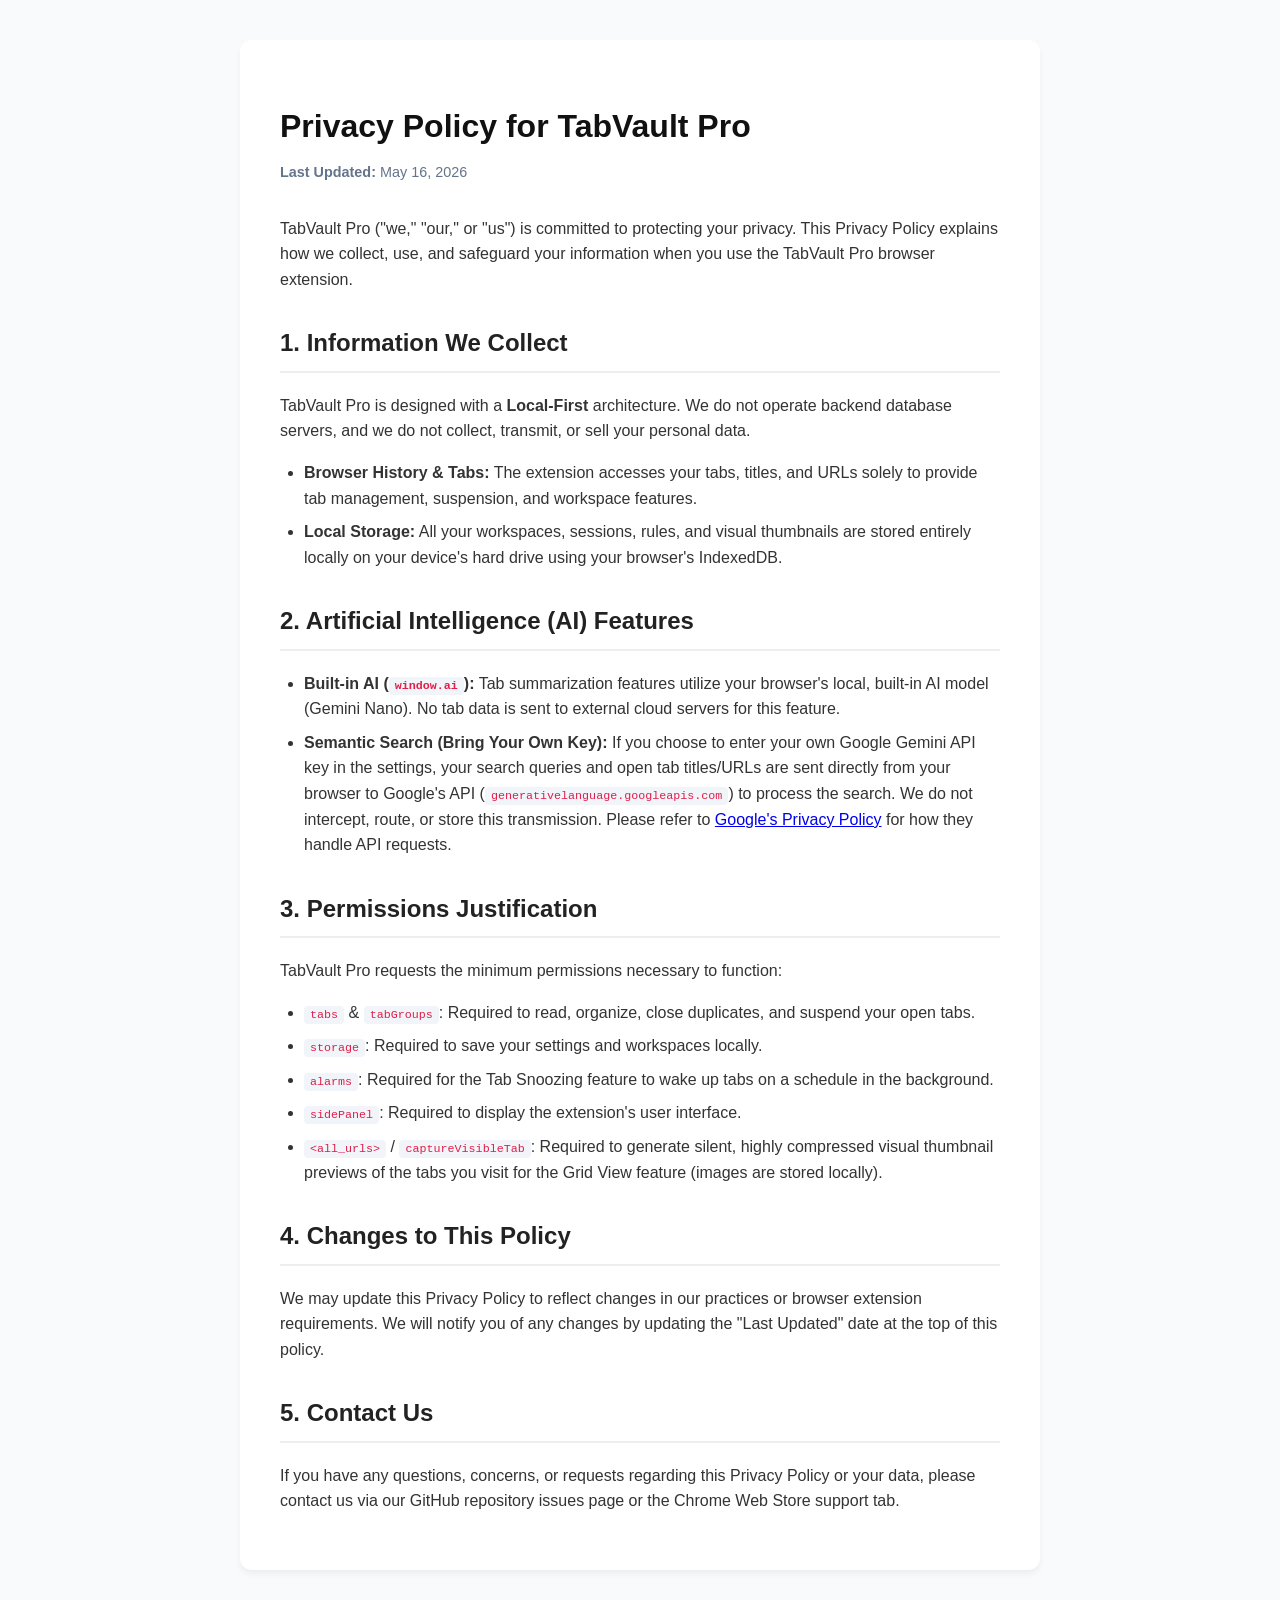
<file: index.html>
<!DOCTYPE html>
<html lang="en">
<head>
  <meta charset="UTF-8">
  <meta name="viewport" content="width=device-width, initial-scale=1.0">
  <title>Privacy Policy - TabVault Pro</title>
  <style>
    body {
      font-family: -apple-system, BlinkMacSystemFont, "Segoe UI", Roboto, Helvetica, Arial, sans-serif;
      line-height: 1.6;
      color: #333;
      max-width: 800px;
      margin: 0 auto;
      padding: 40px 20px;
      background-color: #f9fafb;
    }
    .container {
      background: white;
      padding: 40px;
      border-radius: 12px;
      box-shadow: 0 4px 6px rgba(0,0,0,0.05);
    }
    h1 { color: #111; margin-bottom: 8px; }
    h2 { color: #222; margin-top: 32px; border-bottom: 2px solid #eee; padding-bottom: 8px; }
    p { margin-bottom: 16px; }
    ul { margin-bottom: 16px; padding-left: 24px; }
    li { margin-bottom: 8px; }
    code {
      background: #f1f5f9;
      padding: 2px 6px;
      border-radius: 4px;
      font-family: monospace;
      font-size: 0.9em;
      color: #e11d48;
    }
    .date { color: #64748b; font-size: 0.9em; margin-bottom: 32px; }
  </style>
</head>
<body>
  <div class="container">
    <h1>Privacy Policy for TabVault Pro</h1>
    <div class="date"><strong>Last Updated:</strong> May 16, 2026</div>

    <p>TabVault Pro ("we," "our," or "us") is committed to protecting your privacy. This Privacy Policy explains how we collect, use, and safeguard your information when you use the TabVault Pro browser extension.</p>

    <h2>1. Information We Collect</h2>
    <p>TabVault Pro is designed with a <strong>Local-First</strong> architecture. We do not operate backend database servers, and we do not collect, transmit, or sell your personal data.</p>
    <ul>
      <li><strong>Browser History & Tabs:</strong> The extension accesses your tabs, titles, and URLs solely to provide tab management, suspension, and workspace features.</li>
      <li><strong>Local Storage:</strong> All your workspaces, sessions, rules, and visual thumbnails are stored entirely locally on your device's hard drive using your browser's IndexedDB.</li>
    </ul>

    <h2>2. Artificial Intelligence (AI) Features</h2>
    <ul>
      <li><strong>Built-in AI (<code>window.ai</code>):</strong> Tab summarization features utilize your browser's local, built-in AI model (Gemini Nano). No tab data is sent to external cloud servers for this feature.</li>
      <li><strong>Semantic Search (Bring Your Own Key):</strong> If you choose to enter your own Google Gemini API key in the settings, your search queries and open tab titles/URLs are sent directly from your browser to Google's API (<code>generativelanguage.googleapis.com</code>) to process the search. We do not intercept, route, or store this transmission. Please refer to <a href="https://policies.google.com/privacy" target="_blank">Google's Privacy Policy</a> for how they handle API requests.</li>
    </ul>

    <h2>3. Permissions Justification</h2>
    <p>TabVault Pro requests the minimum permissions necessary to function:</p>
    <ul>
      <li><code>tabs</code> & <code>tabGroups</code>: Required to read, organize, close duplicates, and suspend your open tabs.</li>
      <li><code>storage</code>: Required to save your settings and workspaces locally.</li>
      <li><code>alarms</code>: Required for the Tab Snoozing feature to wake up tabs on a schedule in the background.</li>
      <li><code>sidePanel</code>: Required to display the extension's user interface.</li>
      <li><code>&lt;all_urls&gt;</code> / <code>captureVisibleTab</code>: Required to generate silent, highly compressed visual thumbnail previews of the tabs you visit for the Grid View feature (images are stored locally).</li>
    </ul>

    <h2>4. Changes to This Policy</h2>
    <p>We may update this Privacy Policy to reflect changes in our practices or browser extension requirements. We will notify you of any changes by updating the "Last Updated" date at the top of this policy.</p>

    <h2>5. Contact Us</h2>
    <p>If you have any questions, concerns, or requests regarding this Privacy Policy or your data, please contact us via our GitHub repository issues page or the Chrome Web Store support tab.</p>
  </div>
</body>
</html>
</file>
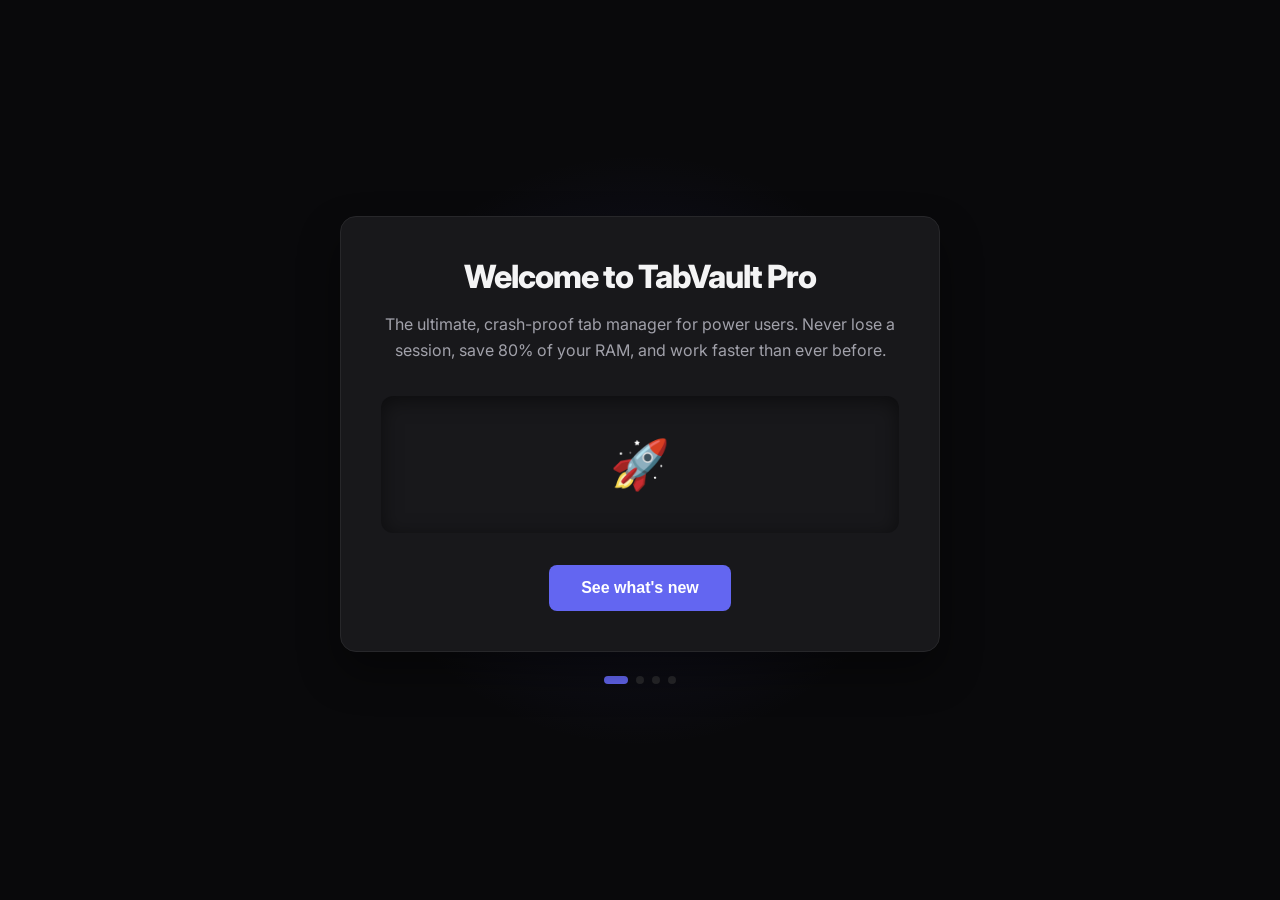
<file: src/popup/onboarding.html>
<!DOCTYPE html>
<html lang="en">
<head>
  <meta charset="UTF-8">
  <meta name="viewport" content="width=device-width, initial-scale=1.0">
  <title>Welcome to TabVault Pro</title>
  <link href="https://fonts.googleapis.com/css2?family=Inter:wght@400;500;600;700;800&display=swap" rel="stylesheet">
  <style>
    :root {
      --bg: #09090b;
      --surface: #18181b;
      --surface-hover: #27272a;
      --border: #27272a;
      --text: #f4f4f5;
      --text-muted: #a1a1aa;
      --accent: #6366f1;
      --accent-hover: #4f46e5;
      --radius: 16px;
    }
    body {
      margin: 0; padding: 0; background-color: var(--bg); color: var(--text);
      font-family: 'Inter', -apple-system, BlinkMacSystemFont, sans-serif;
      display: flex; justify-content: center; align-items: center; min-height: 100vh;
      overflow: hidden;
    }
    /* Dynamic Background Gradient */
    .glow {
      position: absolute; width: 600px; height: 600px; background: radial-gradient(circle, rgba(99,102,241,0.15) 0%, rgba(9,9,11,0) 70%);
      top: 50%; left: 50%; transform: translate(-50%, -50%); z-index: 0; pointer-events: none;
    }
    
    .container {
      position: relative; z-index: 1; width: 100%; max-width: 600px; padding: 40px;
    }
    
    .step-card {
      background: var(--surface); border: 1px solid var(--border); border-radius: var(--radius);
      padding: 40px; text-align: center; box-shadow: 0 20px 40px rgba(0,0,0,0.4);
      display: none; opacity: 0; transform: translateY(20px); transition: all 0.5s ease;
    }
    .step-card.active { display: block; opacity: 1; transform: translateY(0); }
    
    h1 { margin: 0 0 16px; font-size: 32px; font-weight: 800; letter-spacing: -1px; }
    p { margin: 0 0 32px; font-size: 16px; color: var(--text-muted); line-height: 1.6; }
    
    .visual {
      background: var(--bg); border: 1px solid var(--border); border-radius: 12px;
      padding: 24px; margin-bottom: 32px; font-family: monospace; color: var(--accent);
      font-size: 18px; box-shadow: inset 0 4px 20px rgba(0,0,0,0.5);
    }
    .visual.video-style { padding: 0; overflow: hidden; border: none; }
    .visual img { width: 100%; display: block; }
    
    .btn {
      background: var(--accent); color: white; border: none; padding: 14px 32px;
      border-radius: 8px; font-size: 16px; font-weight: 600; cursor: pointer;
      transition: all 0.2s;
    }
    .btn:hover { background: var(--accent-hover); transform: translateY(-2px); }
    
    .dots { display: flex; justify-content: center; gap: 8px; margin-top: 24px; }
    .dot { width: 8px; height: 8px; border-radius: 50%; background: var(--border); transition: 0.3s; }
    .dot.active { background: var(--accent); width: 24px; border-radius: 4px; }
  </style>
</head>
<body>
  <div class="glow"></div>
  
  <div class="container">
    <!-- Step 1 -->
    <div class="step-card active" id="step1">
      <h1>Welcome to TabVault Pro</h1>
      <p>The ultimate, crash-proof tab manager for power users. Never lose a session, save 80% of your RAM, and work faster than ever before.</p>
      <div class="visual" style="font-size: 48px; padding: 40px 0; border:none; background:transparent;">🚀</div>
      <button class="btn" id="btnNext1">See what's new</button>
    </div>

    <!-- Step 2 -->
    <div class="step-card" id="step2">
      <h1>The Command Palette</h1>
      <p>Click the search bar and type <strong>/</strong> to instantly access power commands like suspending all tabs, finding duplicates, and AI auto-grouping.</p>
      <div class="visual">
        <span style="color:var(--text-muted)">Search tabs or type </span><span style="color:white">/suspend</span><span style="animation: blink 1s infinite">|</span>
      </div>
      <button class="btn" id="btnNext2">Next</button>
    </div>

    <!-- Step 3 -->
    <div class="step-card" id="step3">
      <h1>Kanban Workspaces</h1>
      <p>You can drag any tab from the list and drop it directly into a Workspace. We'll close the tab to save memory, and save it in the workspace forever.</p>
      <div class="visual" style="font-size: 48px; padding: 40px 0; border:none; background:transparent;">🖱️ ➔ 📂</div>
      <button class="btn" id="btnNext3">Next</button>
    </div>

    <!-- Step 4 -->
    <div class="step-card" id="step4">
      <h1>Pin it to win it</h1>
      <p>TabVault Pro is designed to be used as a persistent Side Panel alongside your browsing. Pin the extension to your toolbar so you can open it anytime!</p>
      <div class="visual" style="font-size: 48px; padding: 40px 0; border:none; background:transparent;">📌</div>
      <button class="btn" id="btnFinish">Start Browsing</button>
    </div>
    
    <div class="dots">
      <div class="dot active" id="dot1"></div>
      <div class="dot" id="dot2"></div>
      <div class="dot" id="dot3"></div>
      <div class="dot" id="dot4"></div>
    </div>
  </div>

  <script src="onboarding.js"></script>
</body>
</html>
</file>
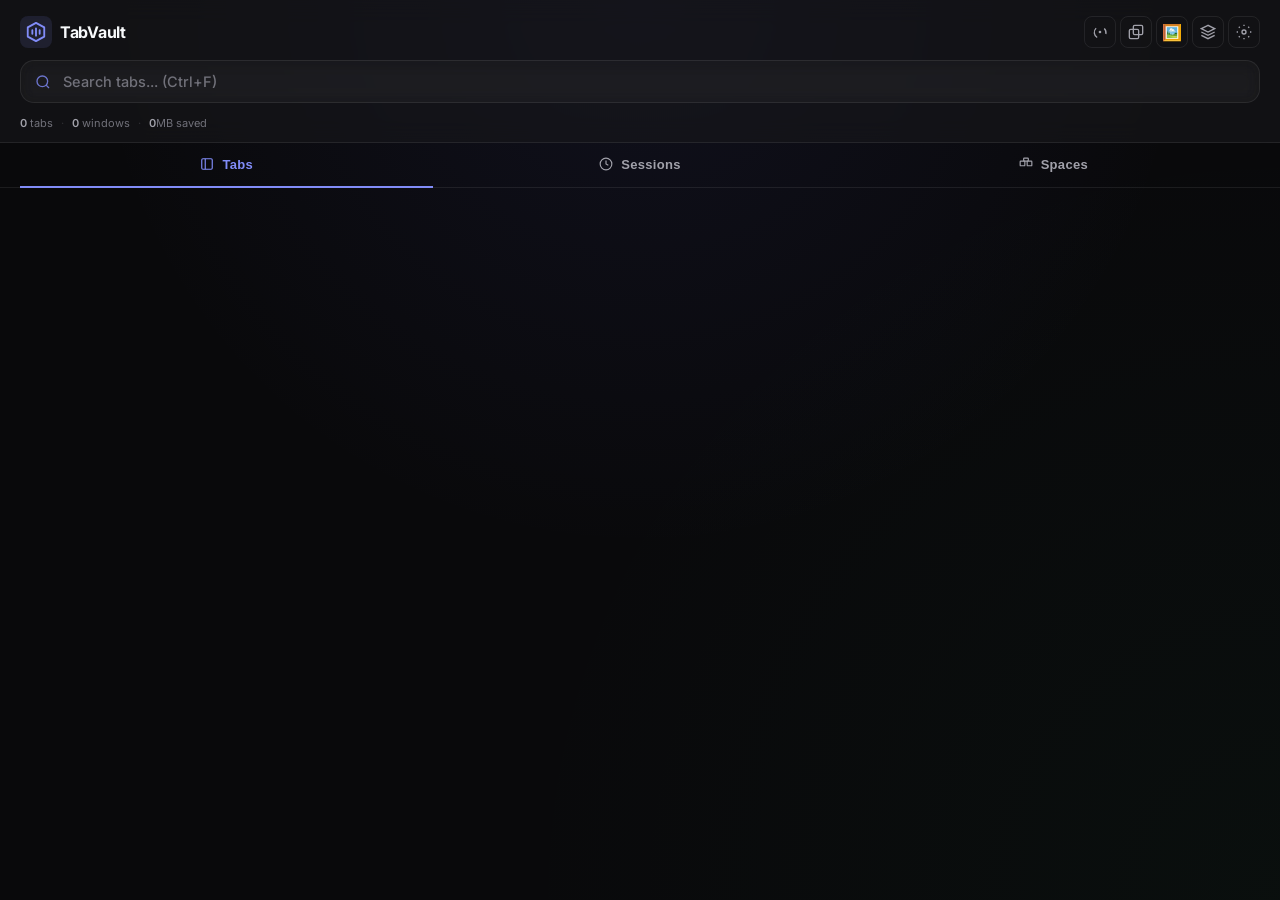
<file: src/popup/popup.html>
<!DOCTYPE html>
<html lang="en">
<head>
  <meta charset="UTF-8">
  <meta name="viewport" content="width=device-width, initial-scale=1.0">
  <title>TabVault Pro</title>
  <link rel="preconnect" href="https://fonts.googleapis.com">
  <link rel="preconnect" href="https://fonts.gstatic.com" crossorigin>
  <link href="https://fonts.googleapis.com/css2?family=Inter:wght@300;400;500;600;700&display=swap" rel="stylesheet">
  <link rel="stylesheet" href="popup.css">
</head>
<body>
  <div class="app" id="app">
    <!-- Header -->
    <header class="header" id="header">
      <div class="header-top">
        <div class="logo-area">
          <div class="logo-icon" id="logoIcon">
            <svg width="22" height="22" viewBox="0 0 24 24" fill="none" xmlns="http://www.w3.org/2000/svg">
              <path d="M12 2L3 7V17L12 22L21 17V7L12 2Z" stroke="url(#logoGrad)" stroke-width="2" stroke-linejoin="round"/>
              <path d="M12 8V16M8 10V14M16 10V14" stroke="url(#logoGrad)" stroke-width="2" stroke-linecap="round"/>
              <defs><linearGradient id="logoGrad" x1="3" y1="2" x2="21" y2="22"><stop stop-color="#818cf8"/><stop offset="1" stop-color="#6366f1"/></linearGradient></defs>
            </svg>
          </div>
          <h1 class="logo-text">TabVault<span class="pro-badge" id="proBadge" style="display:none;">PRO</span></h1>
        </div>
        <div class="header-actions">
          <button class="icon-btn" id="btnSuspendAll" title="Suspend inactive tabs">
            <svg width="16" height="16" viewBox="0 0 24 24" fill="none" stroke="currentColor" stroke-width="2"><path d="M18.36 6.64A9 9 0 0 1 20.77 15M6.16 6.16a9 9 0 0 0 1.61 14.12"/><circle cx="12" cy="12" r="1"/></svg>
          </button>
          <button class="icon-btn" id="btnCloseDupes" title="Close duplicate tabs">
            <svg width="16" height="16" viewBox="0 0 24 24" fill="none" stroke="currentColor" stroke-width="2"><rect x="8" y="2" width="14" height="14" rx="2"/><rect x="2" y="8" width="14" height="14" rx="2"/></svg>
          </button>
          <button class="icon-btn" id="btnGridView" title="Toggle Visual Grid">🖼️</button>
          <button class="icon-btn" id="btnGroupTabs" title="Auto-Group Tabs (Pro)">
            <svg width="16" height="16" viewBox="0 0 24 24" fill="none" stroke="currentColor" stroke-width="2"><path d="M12 2L2 7l10 5 10-5-10-5zM2 17l10 5 10-5M2 12l10 5 10-5"/></svg>
          </button>
          <button class="icon-btn" id="btnSettings" title="Settings">
            <svg width="16" height="16" viewBox="0 0 24 24" fill="none" stroke="currentColor" stroke-width="2"><circle cx="12" cy="12" r="3"/><path d="M12 1v2M12 21v2M4.22 4.22l1.42 1.42M18.36 18.36l1.42 1.42M1 12h2M21 12h2M4.22 19.78l1.42-1.42M18.36 5.64l1.42-1.42"/></svg>
          </button>
        </div>
      </div>
      <!-- Search -->
      <div class="search-container" id="searchContainer">
        <svg class="search-icon" width="16" height="16" viewBox="0 0 24 24" fill="none" stroke="currentColor" stroke-width="2"><circle cx="11" cy="11" r="8"/><line x1="21" y1="21" x2="16.65" y2="16.65"/></svg>
        <input type="text" class="search-input" id="searchInput" placeholder="Search tabs... (Ctrl+F)" autocomplete="off" spellcheck="false">
        <span class="search-count" id="searchCount"></span>
        <button class="search-clear" id="searchClear" style="display:none;">&times;</button>
      </div>
      <!-- Stats Bar -->
      <div class="stats-bar" id="statsBar">
        <span class="stat" id="statTabs"><span class="stat-num">0</span> tabs</span>
        <span class="stat-sep">·</span>
        <span class="stat" id="statWindows"><span class="stat-num">0</span> windows</span>
        <span class="stat-sep">·</span>
        <span class="stat" id="statSaved"><span class="stat-num">0</span>MB saved</span>
      </div>
    </header>

    <!-- Navigation Tabs -->
    <nav class="nav-tabs" id="navTabs">
      <button class="nav-tab active" data-panel="tabs">
        <svg width="14" height="14" viewBox="0 0 24 24" fill="none" stroke="currentColor" stroke-width="2"><rect x="3" y="3" width="18" height="18" rx="2"/><line x1="9" y1="3" x2="9" y2="21"/></svg>
        Tabs
      </button>
      <button class="nav-tab" data-panel="sessions">
        <svg width="14" height="14" viewBox="0 0 24 24" fill="none" stroke="currentColor" stroke-width="2"><circle cx="12" cy="12" r="10"/><polyline points="12 6 12 12 16 14"/></svg>
        Sessions
      </button>
      <button class="nav-tab" data-panel="workspaces">
        <svg width="14" height="14" viewBox="0 0 24 24" fill="none" stroke="currentColor" stroke-width="2"><rect x="2" y="7" width="8" height="8" rx="1"/><rect x="14" y="7" width="8" height="8" rx="1"/><rect x="8" y="2" width="8" height="5" rx="1"/></svg>
        Spaces
      </button>
    </nav>

    <!-- Content Panels -->
    <main class="content" id="content">
      <!-- Tabs Panel -->
      <div class="panel active" id="panelTabs">
        <div class="tab-list" id="tabList"></div>
        <div class="empty-state" id="emptyTabState" style="display:none;">
          <svg width="48" height="48" viewBox="0 0 24 24" fill="none" stroke="currentColor" stroke-width="1" opacity="0.3"><rect x="3" y="3" width="18" height="18" rx="2"/><line x1="9" y1="3" x2="9" y2="21"/></svg>
          <p>No tabs found</p>
        </div>
      </div>

      <!-- Sessions Panel -->
      <div class="panel" id="panelSessions">
        <div class="panel-actions">
          <button class="btn btn-primary" id="btnSaveSession">
            <svg width="14" height="14" viewBox="0 0 24 24" fill="none" stroke="currentColor" stroke-width="2"><path d="M19 21H5a2 2 0 0 1-2-2V5a2 2 0 0 1 2-2h11l5 5v11a2 2 0 0 1-2 2z"/><polyline points="17 21 17 13 7 13 7 21"/></svg>
            Save Current Session
          </button>
        </div>
        <div class="session-list" id="sessionList"></div>
        <div class="empty-state" id="emptySessionState" style="display:none;">
          <svg width="48" height="48" viewBox="0 0 24 24" fill="none" stroke="currentColor" stroke-width="1" opacity="0.3"><circle cx="12" cy="12" r="10"/><polyline points="12 6 12 12 16 14"/></svg>
          <p>No saved sessions yet</p>
          <span class="empty-hint">Click "Save Current Session" to get started</span>
        </div>
      </div>

      <!-- Workspaces Panel -->
      <div class="panel" id="panelWorkspaces">
        <div class="panel-actions">
          <button class="btn btn-primary" id="btnNewWorkspace">
            <svg width="14" height="14" viewBox="0 0 24 24" fill="none" stroke="currentColor" stroke-width="2"><line x1="12" y1="5" x2="12" y2="19"/><line x1="5" y1="12" x2="19" y2="12"/></svg>
            New Workspace
          </button>
        </div>
        <div class="workspace-list" id="workspaceList"></div>
      </div>
    </main>

    <!-- Settings Panel (overlay) -->
    <div class="settings-overlay" id="settingsOverlay" style="display:none;">
      <div class="settings-panel">
        <div class="settings-header">
          <h2>Settings</h2>
          <button class="icon-btn" id="btnCloseSettings">&times;</button>
        </div>
        <div class="settings-body">
          <div class="setting-group">
            <h3>Tab Suspension</h3>
            <label class="setting-row">
              <span>Auto-suspend inactive tabs</span>
              <input type="checkbox" id="settingSuspendEnabled" class="toggle">
            </label>
            <label class="setting-row">
              <span>Suspend after (minutes)</span>
              <input type="number" id="settingSuspendMinutes" class="setting-input" min="5" max="120" value="30">
            </label>
            <label class="setting-row">
              <span>Never suspend pinned tabs</span>
              <input type="checkbox" id="settingNeverPinned" class="toggle" checked>
            </label>
            <label class="setting-row">
              <span>Never suspend audible tabs</span>
              <input type="checkbox" id="settingNeverAudible" class="toggle" checked>
            </label>
          </div>
          <div class="setting-group">
            <h3>Domain Rules (Advanced)</h3>
            <label class="setting-row" style="flex-direction:column; align-items:flex-start;">
              <span>Never Suspend Domains (Whitelist)</span>
              <input type="text" id="settingWhitelist" class="setting-input" placeholder="e.g. github.com, docs.google.com" style="width:100%; margin-top:6px; text-align:left;">
              <span style="font-size:10px; color:var(--text-muted); margin-top:4px;">Comma separated domains</span>
            </label>
          </div>
          <div class="setting-group">
            <h3>AI Configuration (Free)</h3>
            <label class="setting-row" style="flex-direction:column; align-items:flex-start;">
              <span>Gemini API Key</span>
              <input type="password" id="settingGeminiKey" class="setting-input" placeholder="AIzaSy..." style="width:100%; margin-top:6px; text-align:left;">
              <span style="font-size:10px; color:var(--text-muted); margin-top:4px;">Get a free key from Google AI Studio to unlock Semantic Search</span>
            </label>
          </div>
          <div class="setting-group">
            <h3>Help & Data</h3>
            <div class="setting-row">
              <button class="btn btn-outline" id="btnHelp" style="width:100%; border-color: var(--accent); color: var(--accent); margin-bottom: 8px;">Restart Tutorial</button>
            </div>
            <div class="setting-row">
              <button class="btn btn-outline" id="btnExport">Export All Data</button>
              <button class="btn btn-outline" id="btnImport">Import Data</button>
            </div>
            <input type="file" id="importFile" accept=".json" style="display:none;">
          </div>
          <div class="setting-group upgrade-card" id="upgradeCard">
            <div class="upgrade-glow"></div>
            <h3>⚡ Upgrade to Pro</h3>
            <p>Unlimited sessions, cloud sync, AI grouping, and more.</p>
            <button class="btn btn-upgrade" id="btnUpgrade">Upgrade — $3.99/mo</button>
            <div class="license-section" style="margin-top: 12px; display: flex; gap: 8px;">
              <input type="text" id="licenseInput" class="setting-input" placeholder="Enter keyword..." style="flex:1; text-align: left;">
              <button class="btn btn-outline" id="btnUnlockPro">Unlock</button>
            </div>
          </div>
          <div class="setting-group upgrade-card" id="proActiveCard" style="display:none; background: linear-gradient(135deg, rgba(34,197,94,0.1), rgba(16,185,129,0.05)); border-color: rgba(34,197,94,0.2);">
            <h3 style="color: var(--green);">💎 Pro Activated</h3>
            <p style="margin-bottom: 0;">You have unlocked all premium features.</p>
          </div>
        </div>
      </div>
    </div>

    <!-- Toast notifications -->
    <div class="toast-container" id="toastContainer"></div>
  </div>

  <script src="popup.js" type="module"></script>
</body>
</html>
</file>
<file: src/popup/popup.css>
/* TabVault Pro — Premium Dark Theme */
@import url('https://fonts.googleapis.com/css2?family=Inter:wght@300;400;500;600;700&display=swap');

:root {
  --bg-primary: #09090b;
  --bg-secondary: #18181b;
  --bg-tertiary: #27272a;
  --bg-hover: #3f3f46;
  --bg-active: #52525b;
  --surface: rgba(255,255,255,0.04);
  --surface-hover: rgba(255,255,255,0.08);
  --border: rgba(255,255,255,0.08);
  --border-hover: rgba(255,255,255,0.15);
  --text-primary: #f8fafc;
  --text-secondary: #a1a1aa;
  --text-muted: #71717a;
  --accent: #818cf8;
  --accent-hover: #a5b4fc;
  --accent-glow: rgba(129, 140, 248, 0.2);
  --accent-soft: rgba(129, 140, 248, 0.12);
  --green: #34d399;
  --orange: #fbbf24;
  --red: #f87171;
  --radius-sm: 8px;
  --radius-md: 12px;
  --radius-lg: 14px;
  --shadow: 0 4px 24px rgba(0,0,0,0.4);
  --glass: rgba(22,22,30,0.85);
  --transition: 150ms cubic-bezier(0.4,0,0.2,1);
}

* { margin:0; padding:0; box-sizing:border-box; }

body {
  width: 100%;
  height: 100vh;
  font-family: 'Inter', -apple-system, BlinkMacSystemFont, sans-serif;
  background-color: var(--bg-primary);
  background-image: radial-gradient(circle at 50% 0%, rgba(99,102,241,0.08) 0%, transparent 50%),
                    radial-gradient(circle at 100% 100%, rgba(34,197,94,0.03) 0%, transparent 50%);
  color: var(--text-primary);
  overflow: hidden;
  font-size: 14px;
  line-height: 1.5;
  -webkit-font-smoothing: antialiased;
}

.app { display:flex; flex-direction:column; height:100%; }

/* ===== HEADER ===== */
.header {
  padding: 16px 20px 0;
  background: rgba(24, 24, 27, 0.6);
  backdrop-filter: blur(12px);
  -webkit-backdrop-filter: blur(12px);
  border-bottom: 1px solid var(--border);
  flex-shrink: 0;
  z-index: 10;
}

.header-top { display:flex; align-items:center; justify-content:space-between; margin-bottom:12px; }
.logo-area { display:flex; align-items:center; gap:8px; }
.logo-icon {
  width:32px; height:32px; display:flex; align-items:center; justify-content:center;
  background: var(--accent-soft); border-radius: var(--radius-sm);
  transition: var(--transition);
}
.logo-icon:hover { background: var(--accent-glow); transform: scale(1.05); }
.logo-text { font-size:16px; font-weight:700; letter-spacing:-0.3px; }
.pro-badge {
  font-size:9px; font-weight:700; background:linear-gradient(135deg,#6366f1,#a78bfa);
  color:#fff; padding:2px 5px; border-radius:4px; margin-left:6px; vertical-align:super;
  letter-spacing:0.5px;
}

.header-actions { display:flex; gap:4px; }
.icon-btn {
  width:32px; height:32px; display:flex; align-items:center; justify-content:center;
  background:transparent; border:1px solid var(--border); border-radius:var(--radius-sm);
  color:var(--text-secondary); cursor:pointer; transition:var(--transition); font-size:16px;
}
.icon-btn:hover { background:var(--bg-hover); color:var(--text-primary); border-color:var(--border-hover); }

/* ===== SEARCH ===== */
.search-container {
  position:relative; display:flex; align-items:center;
  background: rgba(255, 255, 255, 0.03);
  backdrop-filter: blur(8px);
  border: 1px solid rgba(255, 255, 255, 0.08);
  border-radius: 14px; padding:0 14px; margin-bottom:12px;
  transition: all 0.3s cubic-bezier(0.4, 0, 0.2, 1);
  box-shadow: 0 4px 12px rgba(0,0,0,0.1) inset;
}
.search-container:focus-within { 
  border-color: var(--accent); 
  box-shadow: 0 0 0 4px var(--accent-glow), 0 4px 12px rgba(0,0,0,0.2) inset; 
  background: rgba(255, 255, 255, 0.05); 
  transform: translateY(-1px);
}
.search-icon { color:var(--accent); flex-shrink:0; opacity: 0.8;}
.search-input {
  flex:1; background:none; border:none; color:var(--text-primary); padding:12px 12px;
  font-family:inherit; font-size:14.5px; outline:none; font-weight: 500;
}
.search-input::placeholder { color:var(--text-muted); }
.search-count { font-size:11px; color:var(--text-muted); white-space:nowrap; }
.search-clear {
  background:none; border:none; color:var(--text-muted); cursor:pointer;
  font-size:18px; padding:0 2px; line-height:1; transition:var(--transition);
}
.search-clear:hover { color:var(--text-primary); }

/* ===== STATS BAR ===== */
.stats-bar {
  display:flex; align-items:center; gap:8px; padding-bottom:10px;
  font-size:11px; color:var(--text-muted);
}
.stat-num { color:var(--text-secondary); font-weight:600; }
.stat-sep { opacity:0.3; }

/* ===== NAV TABS ===== */
.nav-tabs { display:flex; padding:0 20px; border-bottom:1px solid var(--border); flex-shrink:0; }
.nav-tab {
  flex:1; display:flex; align-items:center; justify-content:center; gap:8px;
  padding:14px 0; background:none; border:none; color:var(--text-secondary);
  font-weight:600; font-size:13px; cursor:pointer; transition:var(--transition);
  border-bottom:2px solid transparent; margin-bottom:-1px; letter-spacing:0.3px;
}
.nav-tab:hover { color:var(--text-secondary); }
.nav-tab.active { color:var(--accent); border-bottom-color:var(--accent); }

/* ===== CONTENT ===== */
.content { flex:1; overflow:hidden; position:relative; }
.panel { display:none; height:100%; overflow-y:auto; overflow-x:hidden; }
.panel.active { display:block; }
.panel::-webkit-scrollbar { width:5px; }
.panel::-webkit-scrollbar-track { background:transparent; }
.panel::-webkit-scrollbar-thumb { background:var(--bg-hover); border-radius:10px; }
.panel::-webkit-scrollbar-thumb:hover { background:var(--text-muted); }

/* ===== TAB LIST ===== */
.tab-list { padding:4px 8px; }

.tab-item {
  display:flex; align-items:center; gap:12px; padding:12px 14px;
  background: rgba(255,255,255,0.02); border: 1px solid rgba(255,255,255,0.03);
  border-radius: var(--radius-md); margin-bottom: 8px;
  transition: all 0.25s cubic-bezier(0.4, 0, 0.2, 1); position:relative;
}
.tab-item:hover {
  background: rgba(255,255,255,0.05);
  border-color: rgba(255,255,255,0.1);
  transform: translateY(-2px) scale(1.01);
  box-shadow: 0 8px 24px rgba(0,0,0,0.2);
  z-index: 2;
}
.tab-item.active-tab { 
  border: 1px solid var(--accent); 
  background: linear-gradient(90deg, rgba(99,102,241,0.15), rgba(99,102,241,0.05)); 
  box-shadow: 0 0 15px rgba(99,102,241,0.2) inset;
}
.tab-item.suspended { opacity:0.55; }
.tab-item.duplicate { border-left:2px solid var(--orange); }

.tab-favicon {
  width:18px; height:18px; border-radius:3px; flex-shrink:0;
  background:var(--bg-tertiary); object-fit:contain;
}
.tab-favicon-placeholder {
  width:18px; height:18px; border-radius:3px; flex-shrink:0;
  background:var(--accent-soft); display:flex; align-items:center; justify-content:center;
  font-size:10px; font-weight:700; color:var(--accent);
}

/* Grid View Styles */
.tab-list.grid-view {
  display: grid;
  grid-template-columns: 1fr 1fr;
  gap: 12px;
}
.tab-list.grid-view .tab-item {
  flex-direction: column;
  align-items: flex-start;
  padding: 0;
  overflow: hidden;
  position: relative;
  height: 120px;
}
.tab-list.grid-view .tab-thumbnail {
  width: 100%;
  height: 70px;
  background-size: cover;
  background-position: center;
  background-color: var(--surface-hover);
  border-bottom: 1px solid var(--border);
  display: flex; align-items: center; justify-content: center;
  color: var(--text-muted); font-size: 10px;
}
.tab-list.grid-view .tab-info {
  padding: 8px;
  width: 100%;
  box-sizing: border-box;
}
.tab-list.grid-view .tab-favicon {
  position: absolute;
  top: 8px;
  left: 8px;
  background: var(--surface);
  border-radius: 4px;
  padding: 2px;
}
.tab-list.grid-view .tab-actions {
  position: absolute;
  top: 8px;
  right: 8px;
  background: var(--surface);
  border-radius: 4px;
  opacity: 0;
  transition: opacity 0.2s;
}
.tab-list.grid-view .tab-item:hover .tab-actions {
  opacity: 1;
}

.tab-info { flex:1; min-width:0; }
.tab-title {
  font-size:12.5px; font-weight:500; color:var(--text-primary);
  white-space:nowrap; overflow:hidden; text-overflow:ellipsis;
}
.tab-title mark { background:var(--accent-glow); color:var(--accent-hover); border-radius:2px; padding:0 1px; }
.tab-url {
  font-size:11px; color:var(--text-muted);
  white-space:nowrap; overflow:hidden; text-overflow:ellipsis;
}

.tab-badges { display:flex; gap:4px; align-items:center; flex-shrink:0; }
.badge {
  font-size:9px; font-weight:600; padding:2px 5px; border-radius:3px;
  text-transform:uppercase; letter-spacing:0.3px;
}
.badge-pinned { background:rgba(99,102,241,0.15); color:var(--accent-hover); }
.badge-audible { background:rgba(34,197,94,0.15); color:var(--green); }
.badge-suspended { background:rgba(245,158,11,0.15); color:var(--orange); }
.badge-group { background:var(--surface-hover); color:var(--text-secondary); }

.tab-actions { display:flex; gap:2px; opacity:0; transition:var(--transition); flex-shrink:0; }
.tab-item:hover .tab-actions { opacity:1; }
.tab-action-btn {
  width:24px; height:24px; display:flex; align-items:center; justify-content:center;
  background:none; border:1px solid var(--border); border-radius:4px;
  color:var(--text-muted); cursor:pointer; transition:var(--transition); font-size:12px;
}
.tab-action-btn:hover { background:var(--bg-active); color:var(--text-primary); }
.tab-action-btn.close:hover { color:var(--red); border-color:rgba(239,68,68,0.3); }

/* Window divider */
.window-divider {
  display:flex; align-items:center; gap:8px; padding:8px 10px 4px;
  font-size:11px; font-weight:600; color:var(--text-muted); text-transform:uppercase; letter-spacing:0.5px;
}
.window-divider::after { content:''; flex:1; height:1px; background:var(--border); }

/* ===== SESSION LIST ===== */
.panel-actions { padding:10px 12px; }
.btn {
  display:inline-flex; align-items:center; gap:6px;
  padding:8px 14px; border-radius:var(--radius-sm);
  font-family:inherit; font-size:12px; font-weight:500;
  cursor:pointer; transition:var(--transition); border:none;
}
.btn-primary { background:var(--accent); color:#fff; }
.btn-primary:hover { background:var(--accent-hover); }
.btn-outline { background:transparent; border:1px solid var(--border); color:var(--text-secondary); }
.btn-outline:hover { border-color:var(--border-hover); color:var(--text-primary); }

.session-list, .workspace-list { padding:0 8px 12px; }

.session-item {
  display:flex; align-items:center; gap:10px; padding:10px 12px;
  background:var(--surface); border:1px solid var(--border);
  border-radius:var(--radius-md); margin-bottom:6px; transition:var(--transition);
  position: relative; margin-left: 20px;
}
.session-item:hover { background:var(--surface-hover); border-color:var(--border-hover); }

/* Timeline vertical line */
.session-item::before { content: ''; position: absolute; left: -25px; top: 50%; width: 10px; height: 10px; background: var(--surface); border: 2px solid var(--border); border-radius: 50%; transform: translateY(-50%); z-index: 2; transition: 0.3s;}
.session-item:hover::before { border-color: var(--accent); background: var(--accent); }
.session-item::after { content: ''; position: absolute; left: -21px; top: -10px; bottom: -10px; width: 2px; background: var(--border); z-index: 1; }
.session-item.first-of-day::after { top: 50%; }
.session-item.last-of-day::after { bottom: 50%; }

.timeline-day { font-size: 11px; font-weight: 700; color: var(--text-muted); text-transform: uppercase; margin: 20px 0 8px; letter-spacing: 0.5px; padding-left: 20px; }

.session-icon {
  width:32px; height:32px; display:flex; align-items:center; justify-content:center;
  background:var(--accent-soft); border-radius:var(--radius-sm); flex-shrink:0;
  color:var(--accent);
}
.session-icon.auto { background:rgba(245,158,11,0.1); color:#f59e0b; }
.session-icon.crash { background:rgba(239,68,68,0.1); color:var(--red); }

.session-info { flex:1; min-width:0; }
.session-name { font-size:12.5px; font-weight:500; white-space:nowrap; overflow:hidden; text-overflow:ellipsis; }
.session-meta { font-size:11px; color:var(--text-muted); }

.session-actions { display:flex; gap:4px; }

/* ===== WORKSPACE LIST ===== */
.workspace-item {
  display:flex; align-items:center; gap:10px; padding:12px;
  background:var(--surface); border:1px solid var(--border);
  border-radius:var(--radius-md); margin-bottom:6px; transition:var(--transition);
  cursor:pointer;
}
.workspace-item:hover { background:var(--surface-hover); border-color:var(--border-hover); transform:translateY(-1px); }
.workspace-item.drag-over { border-color:var(--accent); background:var(--accent-soft); transform:scale(1.02); }

.workspace-color {
  width:8px; height:32px; border-radius:4px; flex-shrink:0;
}
.workspace-info { flex:1; }
.workspace-name { font-size:13px; font-weight:600; }
.workspace-count { font-size:11px; color:var(--text-muted); }
.workspace-actions { display:flex; gap:4px; opacity:0; transition:var(--transition); }
.workspace-item:hover .workspace-actions { opacity:1; }

/* ===== EMPTY STATE ===== */
.empty-state {
  display:flex; flex-direction:column; align-items:center; justify-content:center;
  padding:40px 20px; text-align:center;
}
.empty-state p { margin-top:12px; color:var(--text-muted); font-size:13px; }
.empty-hint { font-size:11px; color:var(--text-muted); margin-top:4px; opacity:0.7; }

/* ===== SETTINGS ===== */
.settings-overlay {
  position:absolute; inset:0; background:rgba(0,0,0,0.5);
  backdrop-filter:blur(4px); z-index:100; animation:fadeIn 150ms ease;
}
.settings-panel {
  position:absolute; inset:8px; background:var(--bg-secondary);
  border-radius:var(--radius-lg); border:1px solid var(--border);
  box-shadow:var(--shadow); display:flex; flex-direction:column; overflow:hidden;
}
.settings-header {
  display:flex; align-items:center; justify-content:space-between;
  padding:14px 16px; border-bottom:1px solid var(--border);
}
.settings-header h2 { font-size:15px; font-weight:600; }
.settings-body { padding:16px; overflow-y:auto; flex:1; }
.setting-group { margin-bottom:20px; }
.setting-group h3 { font-size:12px; font-weight:600; color:var(--text-muted); text-transform:uppercase; letter-spacing:0.5px; margin-bottom:10px; }
.setting-row {
  display:flex; align-items:center; justify-content:space-between;
  padding:8px 0; font-size:12.5px; gap:8px;
}
.setting-input {
  width:60px; padding:5px 8px; background:var(--bg-tertiary); border:1px solid var(--border);
  border-radius:var(--radius-sm); color:var(--text-primary); font-family:inherit; font-size:12px;
  text-align:center;
}

/* Toggle switch */
.toggle { appearance:none; width:36px; height:20px; background:var(--bg-tertiary); border-radius:10px; position:relative; cursor:pointer; transition:var(--transition); border:1px solid var(--border); }
.toggle::after { content:''; position:absolute; top:2px; left:2px; width:14px; height:14px; background:var(--text-muted); border-radius:50%; transition:var(--transition); }
.toggle:checked { background:var(--accent); border-color:var(--accent); }
.toggle:checked::after { left:18px; background:#fff; }

/* ===== UPGRADE CARD ===== */
.upgrade-card {
  position:relative; overflow:hidden; padding:20px !important;
  background:linear-gradient(135deg, rgba(99,102,241,0.1), rgba(167,139,250,0.05));
  border:1px solid rgba(99,102,241,0.2); border-radius:var(--radius-lg);
}
.upgrade-glow {
  position:absolute; top:-50%; right:-50%; width:100%; height:100%;
  background:radial-gradient(circle, rgba(99,102,241,0.08) 0%, transparent 70%);
  animation:pulse 3s ease-in-out infinite;
}
.upgrade-card h3 { font-size:14px; color:var(--text-primary); text-transform:none; letter-spacing:0; margin-bottom:6px; }
.upgrade-card p { font-size:12px; color:var(--text-secondary); margin-bottom:12px; }
.btn-upgrade {
  width:100%; padding:10px; background:linear-gradient(135deg,#6366f1,#8b5cf6);
  color:#fff; border:none; border-radius:var(--radius-sm); font-family:inherit;
  font-size:13px; font-weight:600; cursor:pointer; transition:var(--transition);
}
.btn-upgrade:hover { transform:translateY(-1px); box-shadow:0 4px 16px rgba(99,102,241,0.4); }

/* ===== TOAST ===== */
.toast-container { position:absolute; bottom:12px; left:12px; right:12px; z-index:200; }
.toast {
  display:flex; align-items:center; gap:8px; padding:10px 14px;
  background:var(--glass); backdrop-filter:blur(12px);
  border:1px solid var(--border); border-radius:var(--radius-md);
  font-size:12px; color:var(--text-primary); margin-top:6px;
  animation:slideUp 200ms ease; box-shadow:var(--shadow);
}
.toast.success { border-left:3px solid var(--green); }
.toast.error { border-left:3px solid var(--red); }
.toast.info { border-left:3px solid var(--accent); }

/* ===== MODAL ===== */
.modal-overlay {
  position:absolute; inset:0; background:rgba(0,0,0,0.6);
  backdrop-filter:blur(4px); z-index:150; display:flex;
  align-items:center; justify-content:center; animation:fadeIn 150ms ease;
}
.modal {
  background:var(--bg-secondary); border:1px solid var(--border);
  border-radius:var(--radius-lg); padding:20px; width:85%;
  max-width:320px; box-shadow:var(--shadow);
}
.modal h3 { font-size:14px; margin-bottom:12px; }
.modal-input {
  width:100%; padding:9px 12px; background:var(--bg-tertiary);
  border:1px solid var(--border); border-radius:var(--radius-sm);
  color:var(--text-primary); font-family:inherit; font-size:13px; margin-bottom:12px;
}
.modal-input:focus { outline:none; border-color:var(--accent); }
.modal-actions { display:flex; gap:8px; justify-content:flex-end; }

/* ===== ANIMATIONS ===== */
@keyframes fadeIn { from{opacity:0} to{opacity:1} }
@keyframes slideUp { from{opacity:0;transform:translateY(8px)} to{opacity:1;transform:translateY(0)} }
@keyframes pulse { 0%,100%{opacity:0.5} 50%{opacity:1} }

.tab-item { animation: fadeIn 100ms ease; }
</file>
